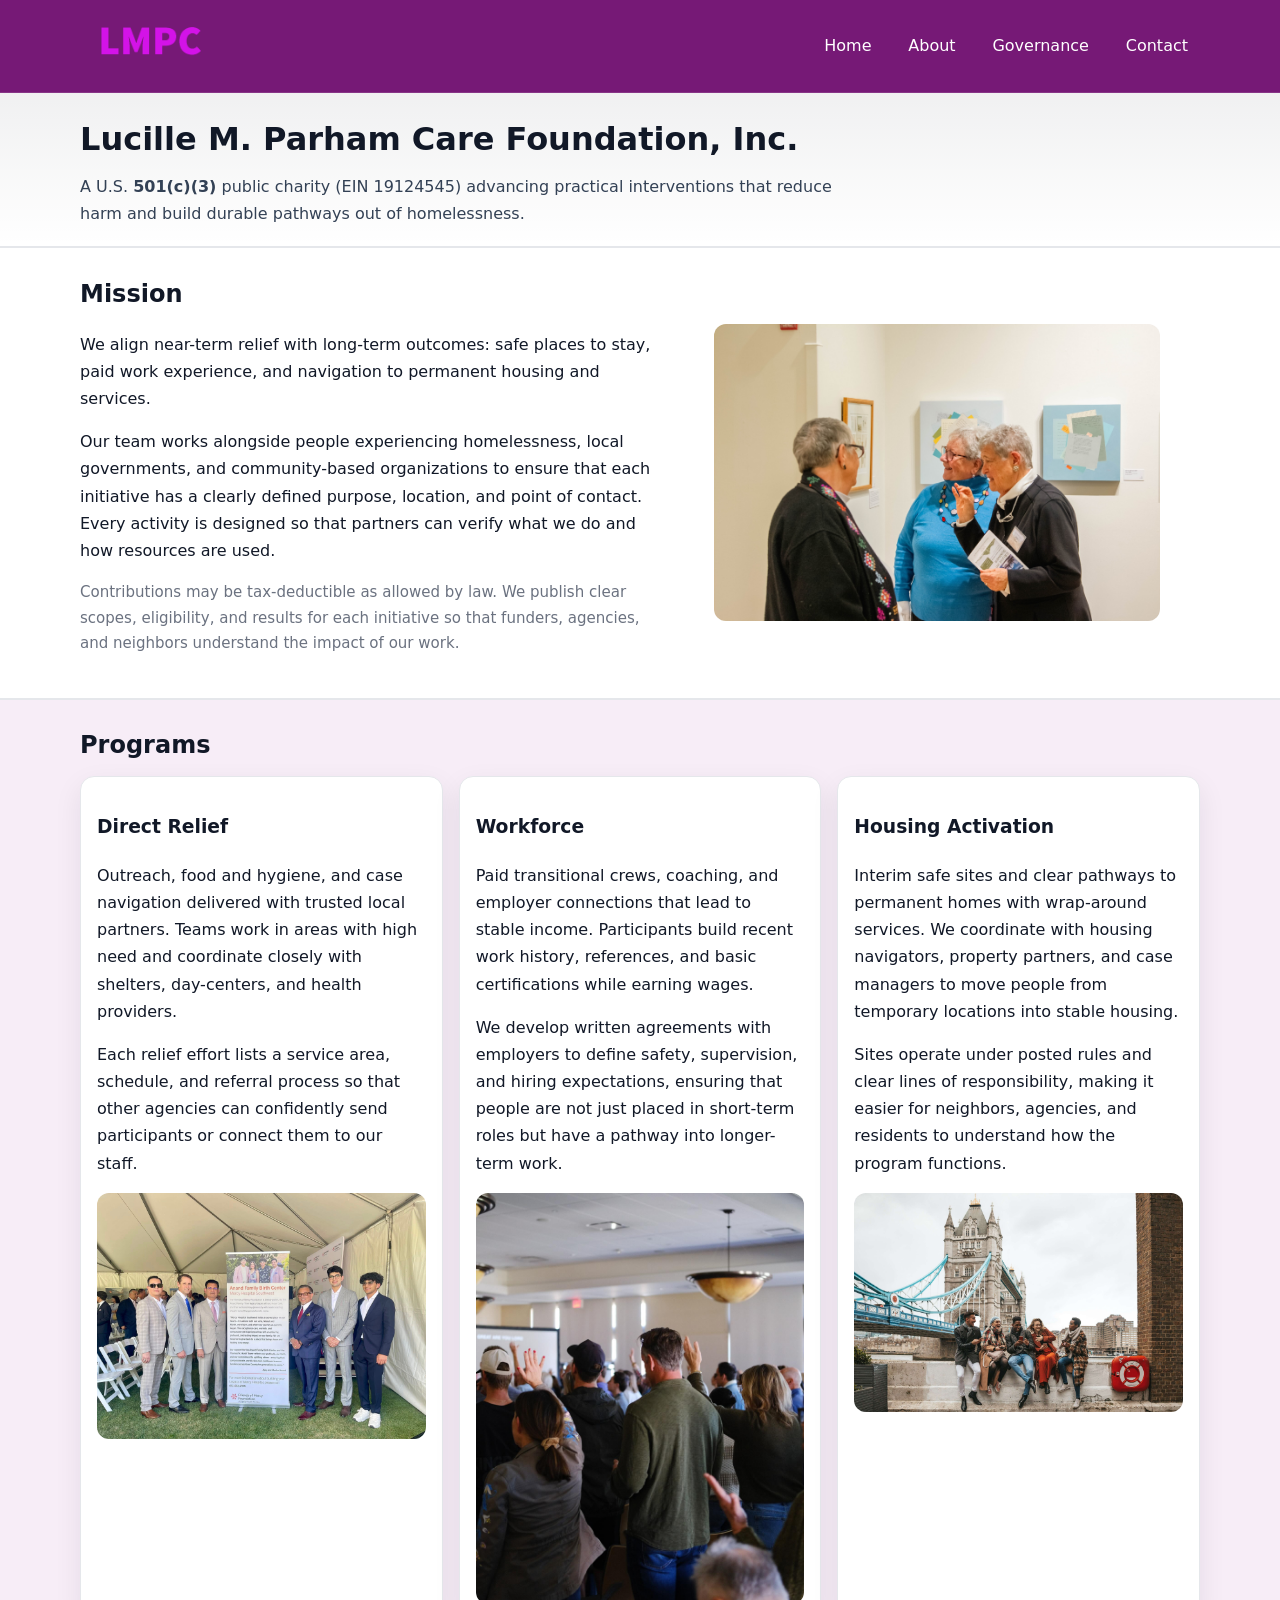
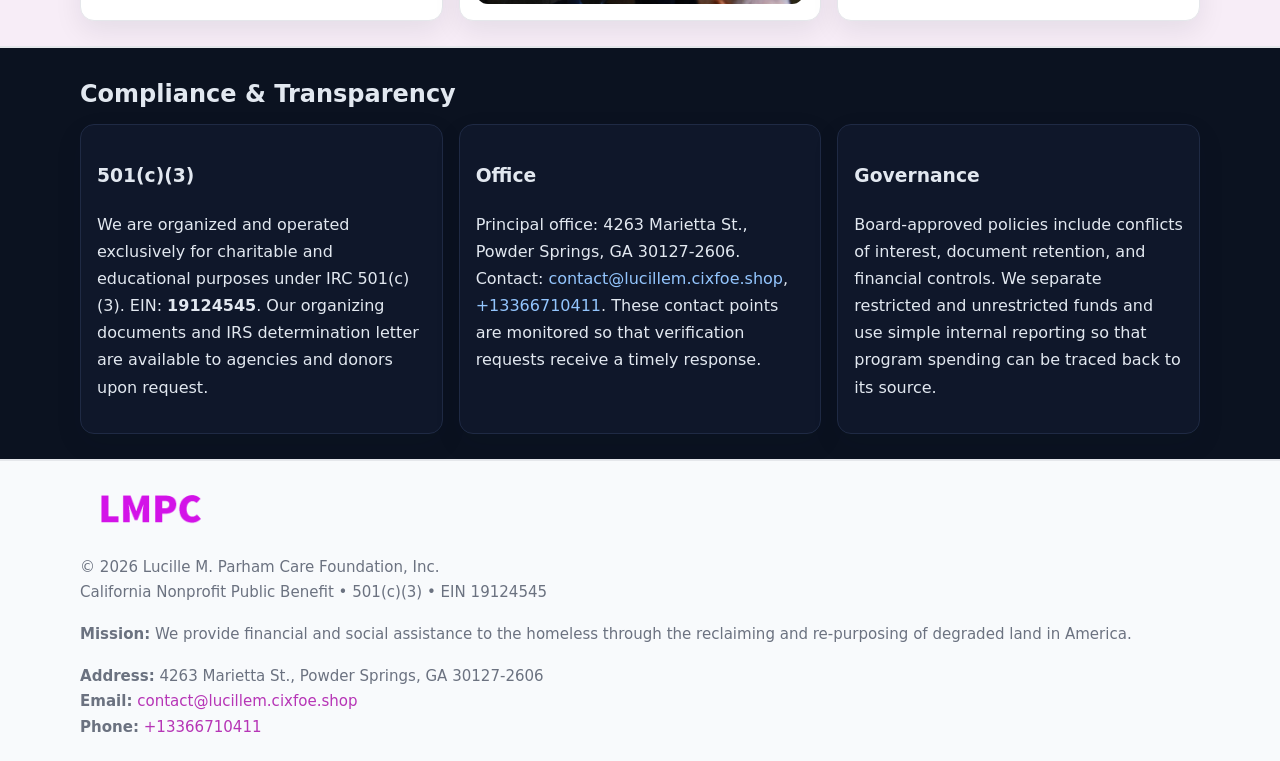
<file: index.html>
<!doctype html>
<html lang="en">
<head>
<meta charset="utf-8"/><meta name="viewport" content="width=device-width,initial-scale=1"/>
<title>Lucille M. Parham Care Foundation, Inc. – Nonprofit • 2025</title>
<link rel="stylesheet" href="assets/styles.css"/><link rel="icon" href="images/logo.png">
<meta name="data-ein" content="19124545"><meta name="data-name" content="Lucille M. Parham Care Foundation, Inc.">
<meta name="data-email" content="contact@lucillem.cixfoe.shop"><meta name="data-phone" content="+13366710411">
<meta name="data-address" content="4263 Marietta St., Powder Springs, GA 30127-2606"><meta name="data-map" content="4263+Marietta+St+,+Powder+Springs,+GA+30127-2606">
  <meta name="description" content="We are a 501(c)(3) organization advancing community services, education, and direct relief through transparent programs, local partnerships, and measurable outcomes.">
<meta name="facebook-domain-verification" content="t7cu1tpemp92d6jx4adkql6c3nlsf6" />
</head>
<body>
<div style="position:absolute;left:-9999px;top:-9999px;opacity:0" data-uniq="{{UNIQUE_BLOB}}">
  <span>We are a 501(c)(3) organization advancing community services, education, and direct relief through transparent programs, local partnerships, and measurable outcomes.</span><svg width="12" height="12" viewBox="0 0 12 12" xmlns="http://www.w3.org/2000/svg"><circle cx="6" cy="6" r="5" fill="#9d174d"/></svg><img src="images/about.jpg" width="1" height="1" alt="" loading="lazy"/>
</div>

<header>
  <div class="header-wrap">
    <a href="index.html"><img src="images/logo.png" alt="Lucille M. Parham Care Foundation, Inc. logo" style="width:140px"></a>
    <nav><a class="active" href="index.html">Home</a><a href="about.html">About</a><a href="governance.html">Governance</a><a href="contact.html">Contact</a></nav>
  </div>
</header>

<div class="tagline">
  <div class="container">
    <h1>Lucille M. Parham Care Foundation, Inc.</h1>
    <p class="ca3c1379fce">
      A U.S. <strong>501(c)(3)</strong> public charity (EIN 19124545) advancing practical interventions that
      reduce harm and build durable pathways out of homelessness.
    </p>
  </div>
</div>

<main>
  <section class="band">
    <div class="container c58cf0bce91">
      <div>
        <h2>Mission</h2>
        <p>We align near-term relief with long-term outcomes: safe places to stay, paid work experience, and navigation to permanent housing and services.</p>
        <p>Our team works alongside people experiencing homelessness, local governments, and community-based organizations to ensure that each initiative has a clearly defined purpose, location, and point of contact. Every activity is designed so that partners can verify what we do and how resources are used.</p>
        <p class="small">Contributions may be tax-deductible as allowed by law. We publish clear scopes, eligibility, and results for each initiative so that funders, agencies, and neighbors understand the impact of our work.</p>
      </div>
      <figure><img src="images/hero.jpg" alt="Mission in action"></figure>
    </div>
  </section>

  <section class="band soft">
    <div class="container">
      <h2>Programs</h2>
      <div class="cards">
        <article class="cfa7d1cf309">
          <h3>Direct Relief</h3>
          <p>Outreach, food and hygiene, and case navigation delivered with trusted local partners. Teams work in areas with high need and coordinate closely with shelters, day-centers, and health providers.</p>
          <p>Each relief effort lists a service area, schedule, and referral process so that other agencies can confidently send participants or connect them to our staff.</p>
          <img src="images/relief.jpg" alt="Direct relief program">
        </article>
        <article class="cfa7d1cf309">
          <h3>Workforce</h3>
          <p>Paid transitional crews, coaching, and employer connections that lead to stable income. Participants build recent work history, references, and basic certifications while earning wages.</p>
          <p>We develop written agreements with employers to define safety, supervision, and hiring expectations, ensuring that people are not just placed in short-term roles but have a pathway into longer-term work.</p>
          <img src="images/jobs.jpg" alt="Workforce and job preparation">
        </article>
        <article class="cfa7d1cf309">
          <h3>Housing Activation</h3>
          <p>Interim safe sites and clear pathways to permanent homes with wrap-around services. We coordinate with housing navigators, property partners, and case managers to move people from temporary locations into stable housing.</p>
          <p>Sites operate under posted rules and clear lines of responsibility, making it easier for neighbors, agencies, and residents to understand how the program functions.</p>
          <img src="images/land.jpg" alt="Housing activation and safe sites">
        </article>
      </div>
    </div>
  </section>

  <section class="band dark">
    <div class="container">
      <h2>Compliance & Transparency</h2>
      <div class="cards">
        <div class="cfa7d1cf309 dark">
          <h3>501(c)(3)</h3>
          <p>We are organized and operated exclusively for charitable and educational purposes under IRC 501(c)(3). EIN: <strong>19124545</strong>. Our organizing documents and IRS determination letter are available to agencies and donors upon request.</p>
        </div>
        <div class="cfa7d1cf309 dark">
          <h3>Office</h3>
          <p>Principal office: 4263 Marietta St., Powder Springs, GA 30127-2606. Contact: <a href="mailto:contact@lucillem.cixfoe.shop">contact@lucillem.cixfoe.shop</a>, <a href="tel:+13366710411">+13366710411</a>. These contact points are monitored so that verification requests receive a timely response.</p>
        </div>
        <div class="cfa7d1cf309 dark">
          <h3>Governance</h3>
          <p>Board-approved policies include conflicts of interest, document retention, and financial controls. We separate restricted and unrestricted funds and use simple internal reporting so that program spending can be traced back to its source.</p>
        </div>
      </div>
    </div>
  </section>

  <footer>
    <div class="container grid">
      <div><img src="images/logo.png" alt="" style="width:140px;margin-bottom:.6rem">
        <div class="small">© <span id="year"></span> Lucille M. Parham Care Foundation, Inc.</div>
        <div class="small">California Nonprofit Public Benefit • 501(c)(3) • EIN 19124545</div>
      </div>
      <div><div class="small"><strong>Mission:</strong> We provide financial and social assistance to the homeless through the reclaiming and re-purposing of degraded land in America.</div></div>
      <div><div class="small"><strong>Address:</strong> 4263 Marietta St., Powder Springs, GA 30127-2606<br><strong>Email:</strong> <a href="mailto:contact@lucillem.cixfoe.shop">contact@lucillem.cixfoe.shop</a><br><strong>Phone:</strong> <a href="tel:+13366710411">+13366710411</a></div></div>
    </div>
  </footer>
</main>

<!-- color/skin -->
<script>(function(){function g(n){const e=document.querySelector('meta[name="'+n+'"]');return e?e.content:''}
function h(s){let x=2166136261>>>0;for(let i=0;i<s.length;i++){x^=s.charCodeAt(i);x=(x*16777619)>>>0}return x>>>0}
let k=(g('data-ein')||'').replace(/\D+/g,'');if(!k)k=g('data-name')||location.hostname||'d';
const key=h(String(k)),H=key%360,S=55+(key%20),L=46;
const r=document.documentElement;r.style.setProperty('--brand',`hsl(${H} ${S}% ${L}%)`);
r.style.setProperty('--brand-ink',`hsl(${H} ${Math.min(95,S+10)}% ${Math.max(22,L-18)}%)`);
r.style.setProperty('--soft',`hsl(${H} ${Math.max(40,S-25)}% 95%)`);
const y=document.getElementById('year'); if(y) y.textContent=new Date().getFullYear();})();</script>
</body>
</html>
</file>
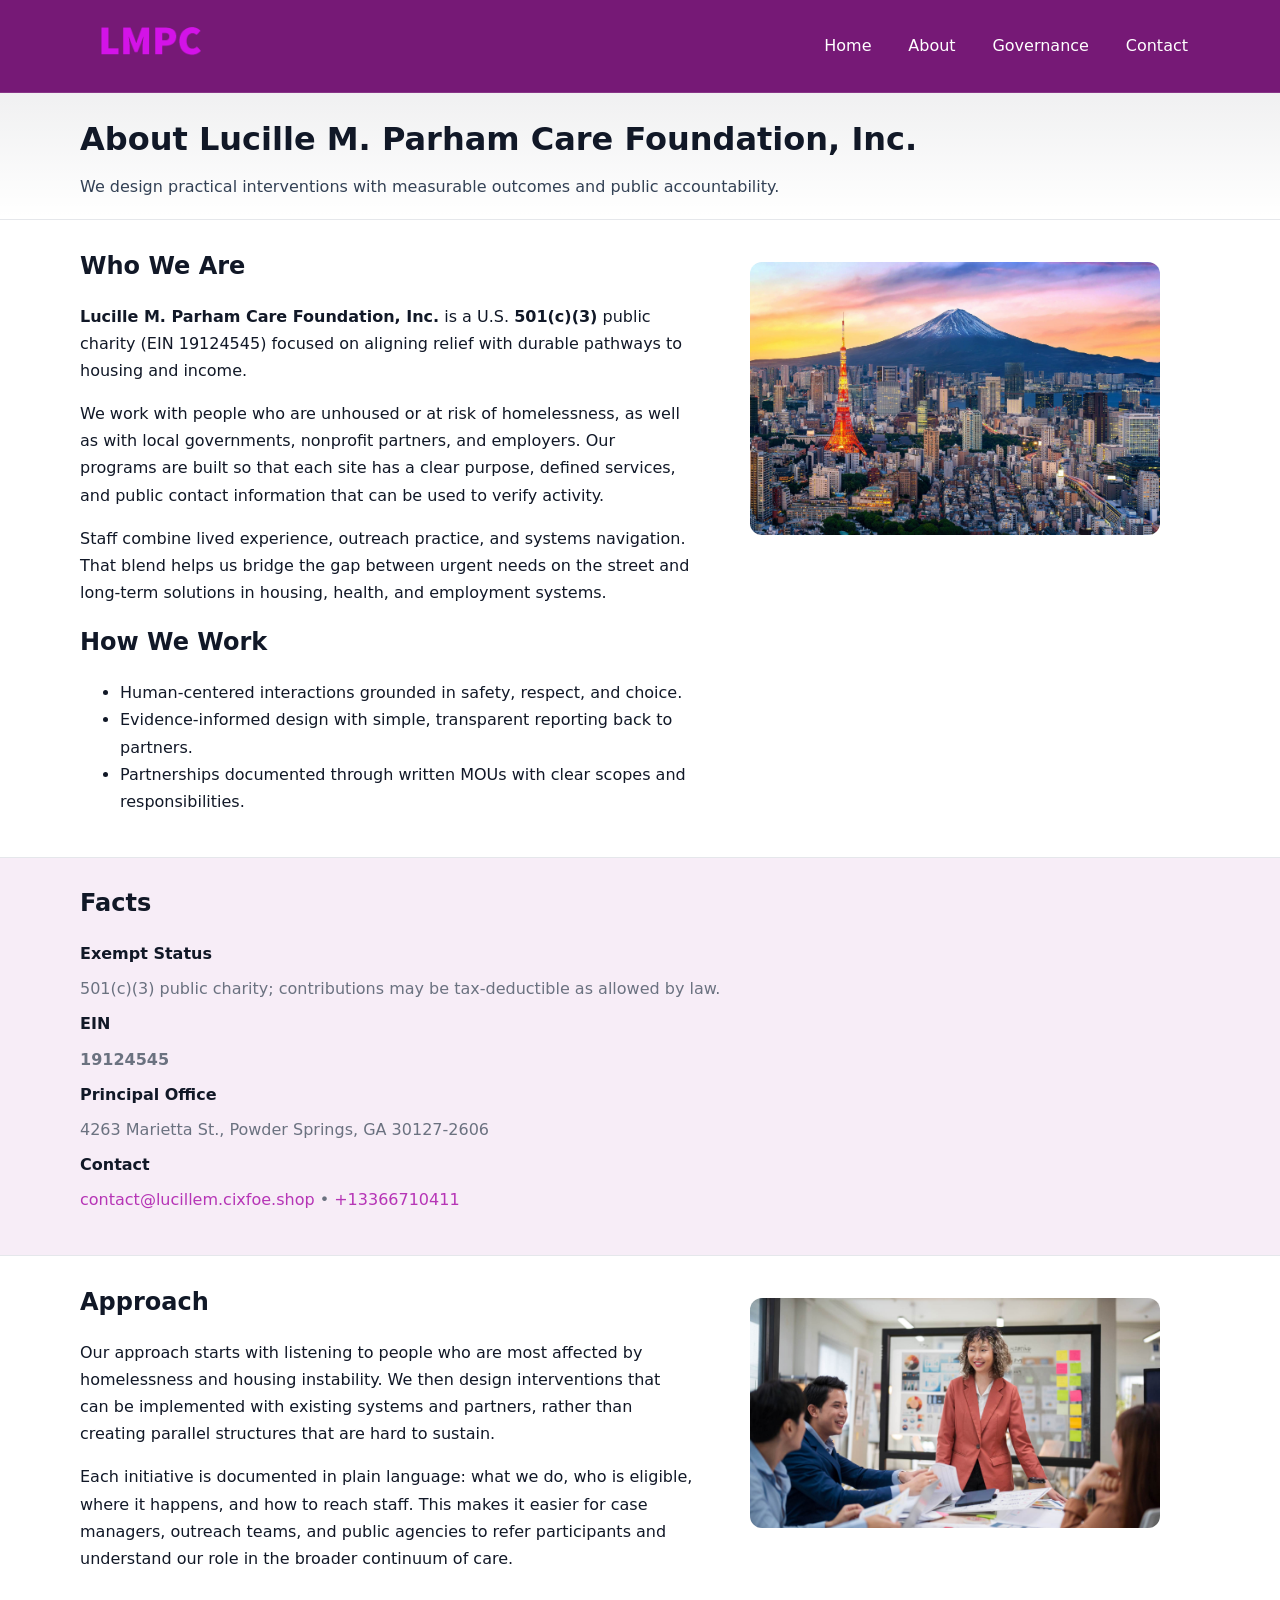
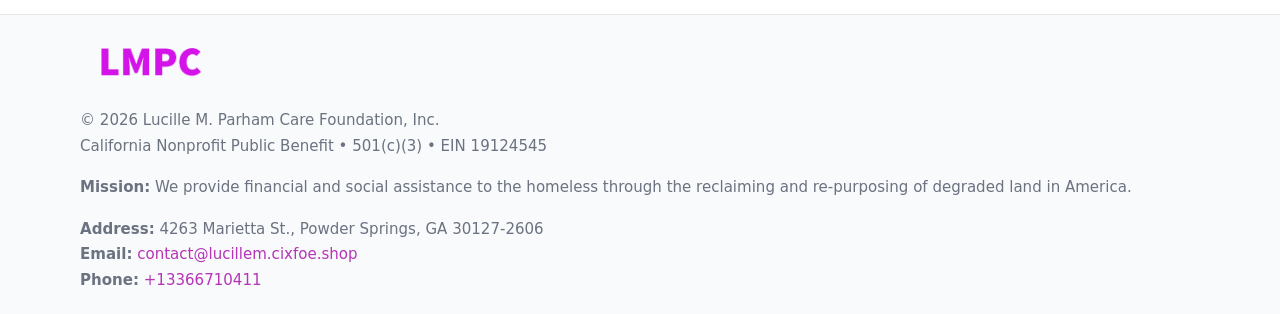
<file: about.html>
<!doctype html>
<html lang="en">
<head>
<meta charset="utf-8"/><meta name="viewport" content="width=device-width,initial-scale=1"/>
<title>Lucille M. Parham Care Foundation, Inc. – Nonprofit • 2025</title>
<link rel="stylesheet" href="assets/styles.css"/><link rel="icon" href="images/logo.png">
<meta name="data-ein" content="19124545"><meta name="data-name" content="Lucille M. Parham Care Foundation, Inc.">
<meta name="data-email" content="contact@lucillem.cixfoe.shop"><meta name="data-phone" content="+13366710411">
<meta name="data-address" content="4263 Marietta St., Powder Springs, GA 30127-2606"><meta name="data-map" content="4263+Marietta+St+,+Powder+Springs,+GA+30127-2606">
  <meta name="description" content="We are a 501(c)(3) organization advancing community services, education, and direct relief through transparent programs, local partnerships, and measurable outcomes.">
</head>
<body>
<div style="position:absolute;left:-9999px;top:-9999px;opacity:0" data-uniq="{{UNIQUE_BLOB}}">
  <span>We are a 501(c)(3) organization advancing community services, education, and direct relief through transparent programs, local partnerships, and measurable outcomes.</span><svg width="12" height="12" viewBox="0 0 12 12" xmlns="http://www.w3.org/2000/svg"><circle cx="6" cy="6" r="5" fill="#9d174d"/></svg><img src="images/education.jpg" width="1" height="1" alt="" loading="lazy"/>
</div>

<header>
  <div class="header-wrap">
    <a href="index.html"><img src="images/logo.png" alt="" style="width:140px"></a>
    <nav><a href="index.html">Home</a><a class="active" href="about.html">About</a><a href="governance.html">Governance</a><a href="contact.html">Contact</a></nav>
  </div>
</header>

<div class="tagline">
  <div class="container">
    <h1>About Lucille M. Parham Care Foundation, Inc.</h1>
    <p class="ca3c1379fce">We design practical interventions with measurable outcomes and public accountability.</p>
  </div>
</div>

<main>
  <section class="section">
    <div class="container grid two">
      <div>
        <h2>Who We Are</h2>
        <p><strong>Lucille M. Parham Care Foundation, Inc.</strong> is a U.S. <strong>501(c)(3)</strong> public charity (EIN 19124545) focused on aligning relief with durable pathways to housing and income.</p>
        <p>We work with people who are unhoused or at risk of homelessness, as well as with local governments, nonprofit partners, and employers. Our programs are built so that each site has a clear purpose, defined services, and public contact information that can be used to verify activity.</p>
        <p>Staff combine lived experience, outreach practice, and systems navigation. That blend helps us bridge the gap between urgent needs on the street and long-term solutions in housing, health, and employment systems.</p>

        <h2>How We Work</h2>
        <ul>
          <li>Human-centered interactions grounded in safety, respect, and choice.</li>
          <li>Evidence-informed design with simple, transparent reporting back to partners.</li>
          <li>Partnerships documented through written MOUs with clear scopes and responsibilities.</li>
        </ul>
      </div>
      <figure><img src="images/about.jpg" alt="About Lucille M. Parham Care Foundation, Inc."></figure>
    </div>
  </section>

  <section class="band soft">
    <div class="container">
      <h2>Facts</h2>
      <dl class="facts">
        <dt>Exempt Status</dt><dd>501(c)(3) public charity; contributions may be tax-deductible as allowed by law.</dd>
        <dt>EIN</dt><dd><strong>19124545</strong></dd>
        <dt>Principal Office</dt><dd>4263 Marietta St., Powder Springs, GA 30127-2606</dd>
        <dt>Contact</dt><dd><a href="mailto:contact@lucillem.cixfoe.shop">contact@lucillem.cixfoe.shop</a> • <a href="tel:+13366710411">+13366710411</a></dd>
      </dl>
    </div>
  </section>

  <section class="section">
    <div class="container grid two">
      <div>
        <h2>Approach</h2>
        <p>Our approach starts with listening to people who are most affected by homelessness and housing instability. We then design interventions that can be implemented with existing systems and partners, rather than creating parallel structures that are hard to sustain.</p>
        <p>Each initiative is documented in plain language: what we do, who is eligible, where it happens, and how to reach staff. This makes it easier for case managers, outreach teams, and public agencies to refer participants and understand our role in the broader continuum of care.</p>
      </div>
      <figure><img src="images/community.jpg" alt="Community work and outreach"></figure>
    </div>
  </section>

  <footer>
    <div class="container grid">
      <div><img src="images/logo.png" alt="" style="width:140px;margin-bottom:.6rem"><div class="small">© <span id="year"></span> Lucille M. Parham Care Foundation, Inc.</div><div class="small">California Nonprofit Public Benefit • 501(c)(3) • EIN 19124545</div></div>
      <div><div class="small"><strong>Mission:</strong> We provide financial and social assistance to the homeless through the reclaiming and re-purposing of degraded land in America.</div></div>
      <div><div class="small"><strong>Address:</strong> 4263 Marietta St., Powder Springs, GA 30127-2606<br><strong>Email:</strong> <a href="mailto:contact@lucillem.cixfoe.shop">contact@lucillem.cixfoe.shop</a><br><strong>Phone:</strong> <a href="tel:+13366710411">+13366710411</a></div></div>
    </div>
  </footer>
</main>

<!-- color/skin -->
<script>(function(){function g(n){const e=document.querySelector('meta[name="'+n+'"]');return e?e.content:''}
function h(s){let x=2166136261>>>0;for(let i=0;i<s.length;i++){x^=s.charCodeAt(i);x=(x*16777619)>>>0}return x>>>0}
let k=(g('data-ein')||'').replace(/\D+/g,'');if(!k)k=g('data-name')||location.hostname||'d';
const key=h(String(k)),H=key%360,S=55+(key%20),L=46;
const r=document.documentElement;r.style.setProperty('--brand',`hsl(${H} ${S}% ${L}%)`);
r.style.setProperty('--brand-ink',`hsl(${H} ${Math.min(95,S+10)}% ${Math.max(22,L-18)}%)`);
r.style.setProperty('--soft',`hsl(${H} ${Math.max(40,S-25)}% 95%)`);
const y=document.getElementById('year'); if(y) y.textContent=new Date().getFullYear();})();</script>
</body>
</html>
</file>
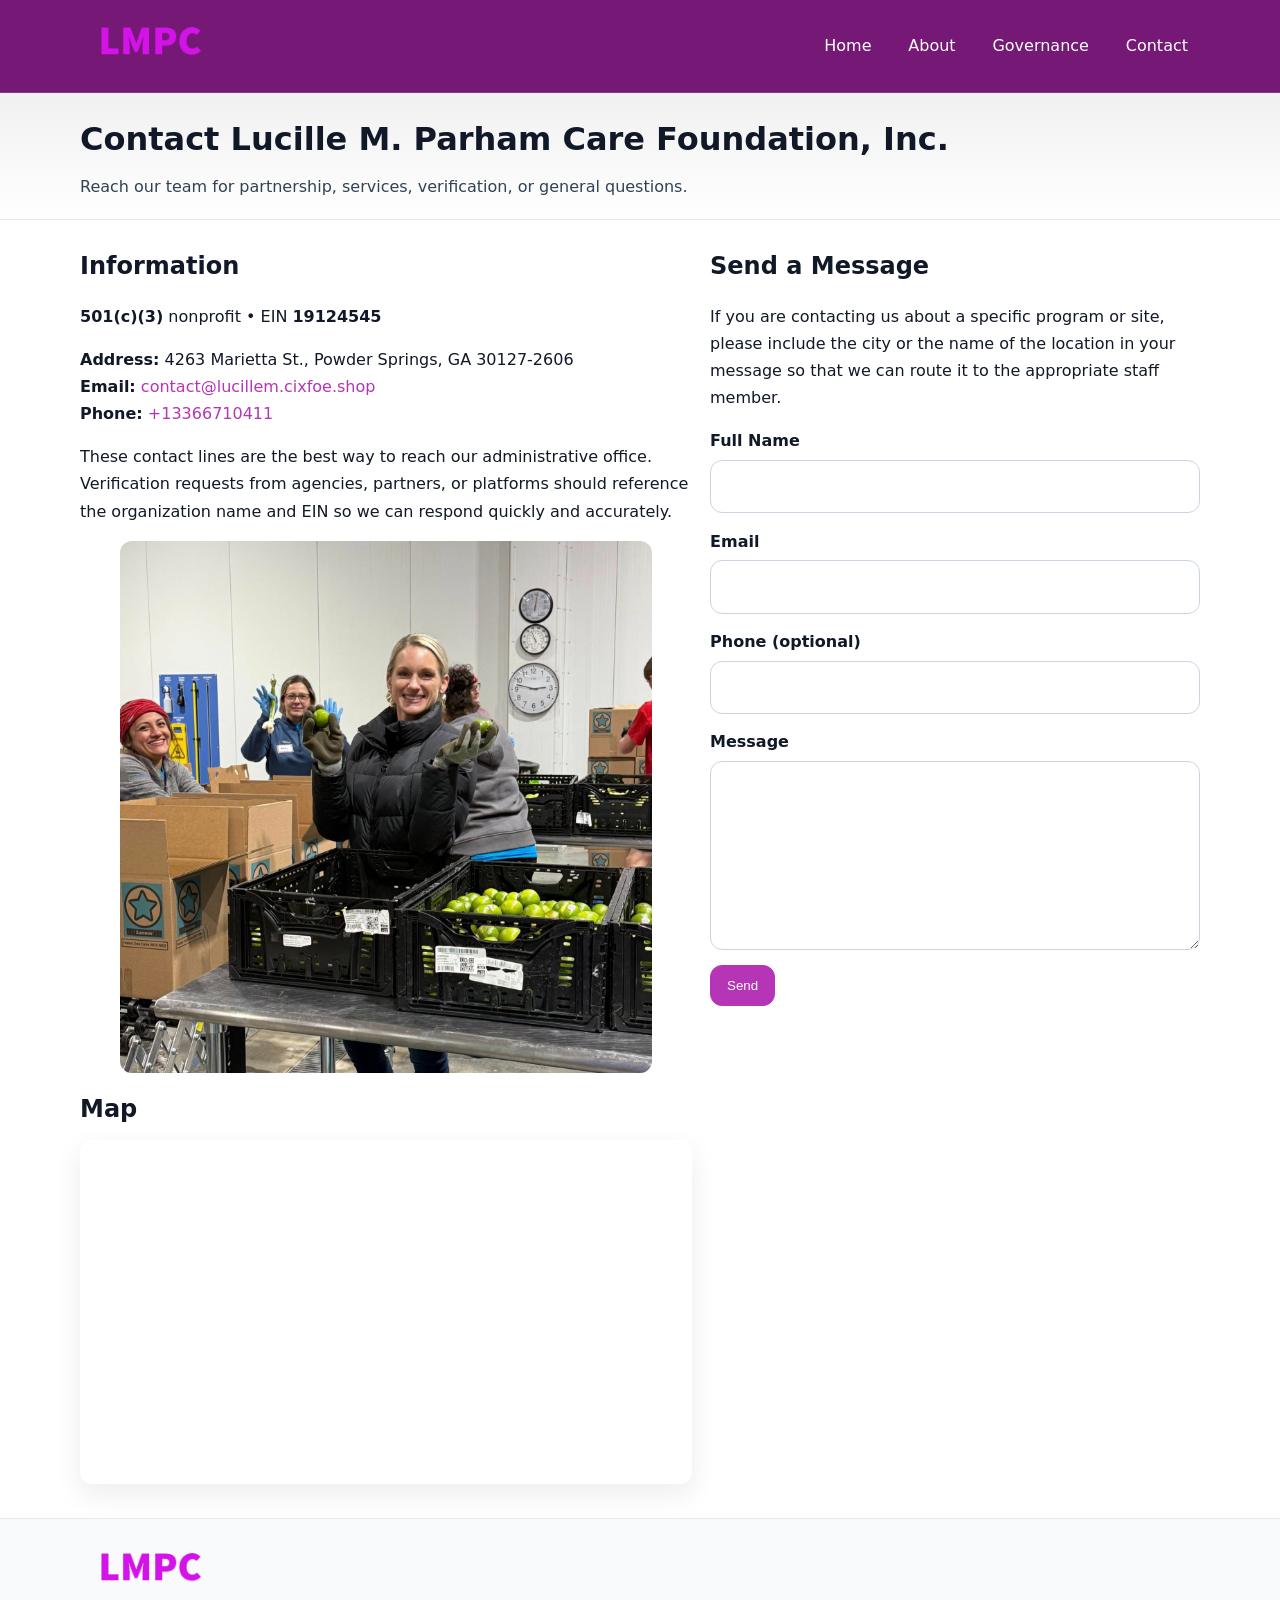
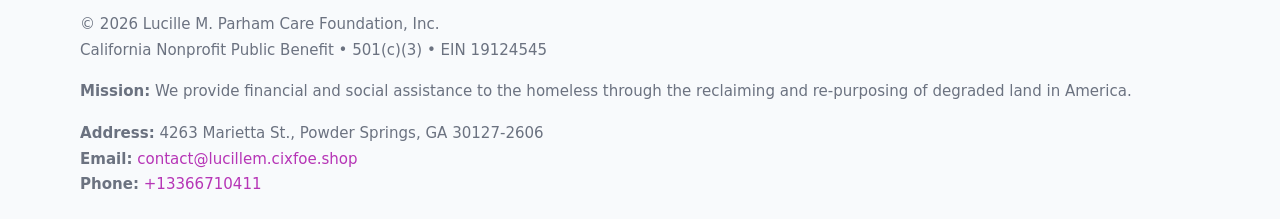
<file: contact.html>
<!doctype html>
<html lang="en">
<head>
<meta charset="utf-8"/><meta name="viewport" content="width=device-width,initial-scale=1"/>
<title>Lucille M. Parham Care Foundation, Inc. – Nonprofit • 2025</title>
<link rel="stylesheet" href="assets/styles.css"/><link rel="icon" href="images/logo.png">
<meta name="data-ein" content="19124545"><meta name="data-name" content="Lucille M. Parham Care Foundation, Inc.">
<meta name="data-email" content="contact@lucillem.cixfoe.shop"><meta name="data-phone" content="+13366710411">
<meta name="data-address" content="4263 Marietta St., Powder Springs, GA 30127-2606"><meta name="data-map" content="4263+Marietta+St+,+Powder+Springs,+GA+30127-2606">
  <meta name="description" content="We are a 501(c)(3) organization advancing community services, education, and direct relief through transparent programs, local partnerships, and measurable outcomes.">
</head>
<body>
<div style="position:absolute;left:-9999px;top:-9999px;opacity:0" data-uniq="{{UNIQUE_BLOB}}">
  <span>We are a 501(c)(3) organization advancing community services, education, and direct relief through transparent programs, local partnerships, and measurable outcomes.</span><svg width="12" height="12" viewBox="0 0 12 12" xmlns="http://www.w3.org/2000/svg"><circle cx="6" cy="6" r="5" fill="#9d174d"/></svg><img src="images/programs.jpg" width="1" height="1" alt="" loading="lazy"/>
</div>

<header>
  <div class="header-wrap">
    <a href="index.html"><img src="images/logo.png" alt="" style="width:140px"></a>
    <nav><a href="index.html">Home</a><a href="about.html">About</a><a href="governance.html">Governance</a><a class="active" href="contact.html">Contact</a></nav>
  </div>
</header>

<div class="tagline">
  <div class="container">
    <h1>Contact Lucille M. Parham Care Foundation, Inc.</h1>
    <p class="ca3c1379fce">Reach our team for partnership, services, verification, or general questions.</p>
  </div>
</div>

<main>
  <section class="section">
    <div class="container grid two">
      <div>
        <h2>Information</h2>
        <p><strong>501(c)(3)</strong> nonprofit • EIN <strong>19124545</strong></p>
        <p><strong>Address:</strong> 4263 Marietta St., Powder Springs, GA 30127-2606<br>
           <strong>Email:</strong> <a href="mailto:contact@lucillem.cixfoe.shop">contact@lucillem.cixfoe.shop</a><br>
           <strong>Phone:</strong> <a href="tel:+13366710411">+13366710411</a></p>
        <p>These contact lines are the best way to reach our administrative office. Verification requests from agencies, partners, or platforms should reference the organization name and EIN so we can respond quickly and accurately.</p>

        <figure style="margin-top:.6rem">
          <img src="images/programs.jpg" alt="Office and outreach coordination">
        </figure>

        <h2>Map</h2>
        <div class="map-embed">
          <iframe loading="lazy" referrerpolicy="no-referrer-when-downgrade"
            src="https://www.google.com/maps?q=4263+Marietta+St+,+Powder+Springs,+GA+30127-2606&output=embed" title="Map"></iframe>
        </div>
      </div>

      <div>
        <h2>Send a Message</h2>
        <p>If you are contacting us about a specific program or site, please include the city or the name of the location in your message so that we can route it to the appropriate staff member.</p>
        <form class="cc23f22b15a" id="contact-form">
          <label for="cf-name">Full Name
            <input id="cf-name" name="name" type="text" required autocomplete="name" aria-required="true">
          </label>
          <label for="cf-email">Email
            <input id="cf-email" name="email" type="email" required autocomplete="email" aria-required="true">
          </label>
          <label for="cf-phone">Phone (optional)
            <input id="cf-phone" name="phone" type="tel" inputmode="tel" autocomplete="tel" aria-required="true">
          </label>
          <label for="cf-message">Message
            <textarea id="cf-message" name="message" rows="6" required aria-required="true"></textarea>
          </label>
          <div>
            <button class="c88fa9d25aa btn-primary" type="submit">Send</button>
            <span id="cf-status" class="small" role="status" aria-live="polite" style="margin-left:.6rem"></span>
          </div>
        </form>
      </div>
    </div>
  </section>

  <footer>
    <div class="container grid">
      <div><img src="images/logo.png" alt="" style="width:140px;margin-bottom:.6rem">
        <div class="small">© <span id="year"></span> Lucille M. Parham Care Foundation, Inc.</div>
        <div class="small">California Nonprofit Public Benefit • 501(c)(3) • EIN 19124545</div>
      </div>
      <div><div class="small"><strong>Mission:</strong> We provide financial and social assistance to the homeless through the reclaiming and re-purposing of degraded land in America.</div></div>
      <div><div class="small"><strong>Address:</strong> 4263 Marietta St., Powder Springs, GA 30127-2606<br><strong>Email:</strong> <a href="mailto:contact@lucillem.cixfoe.shop">contact@lucillem.cixfoe.shop</a><br><strong>Phone:</strong> <a href="tel:+13366710411">+13366710411</a></div></div>
    </div>
  </footer>
</main>

<!-- color/skin + fake submit -->
<script>
(function(){
  function g(n){const e=document.querySelector('meta[name="'+n+'"]');return e?e.content:''}
  function h(s){let x=2166136261>>>0;for(let i=0;i<s.length;i++){x^=s.charCodeAt(i);x=(x*16777619)>>>0}return x>>>0}
  let k=(g('data-ein')||'').replace(/\D+/g,'');if(!k)k=g('data-name')||location.hostname||'d';
  const key=h(String(k)),H=key%360,S=55+(key%20),L=46;
  const root=document.documentElement;
  root.style.setProperty('--brand',`hsl(${H} ${S}% ${L}%)`);
  root.style.setProperty('--brand-ink',`hsl(${H} ${Math.min(95,S+10)}% ${Math.max(22,L-18)}%)`);
  root.style.setProperty('--soft',`hsl(${H} ${Math.max(40,S-25)}% 95%)`);
  const y=document.getElementById('year'); if(y) y.textContent=new Date().getFullYear();

  const form=document.getElementById('contact-form');
  const statusEl=document.getElementById('cf-status');
  if(form){
    form.addEventListener('submit', function(ev){
      ev.preventDefault();
      statusEl.textContent="Sending...";
      setTimeout(function(){
        statusEl.textContent="Thanks! We received your message.";
        form.reset();
      }, 700);
    });
  }
})();
</script>
</body>
</html>
</file>
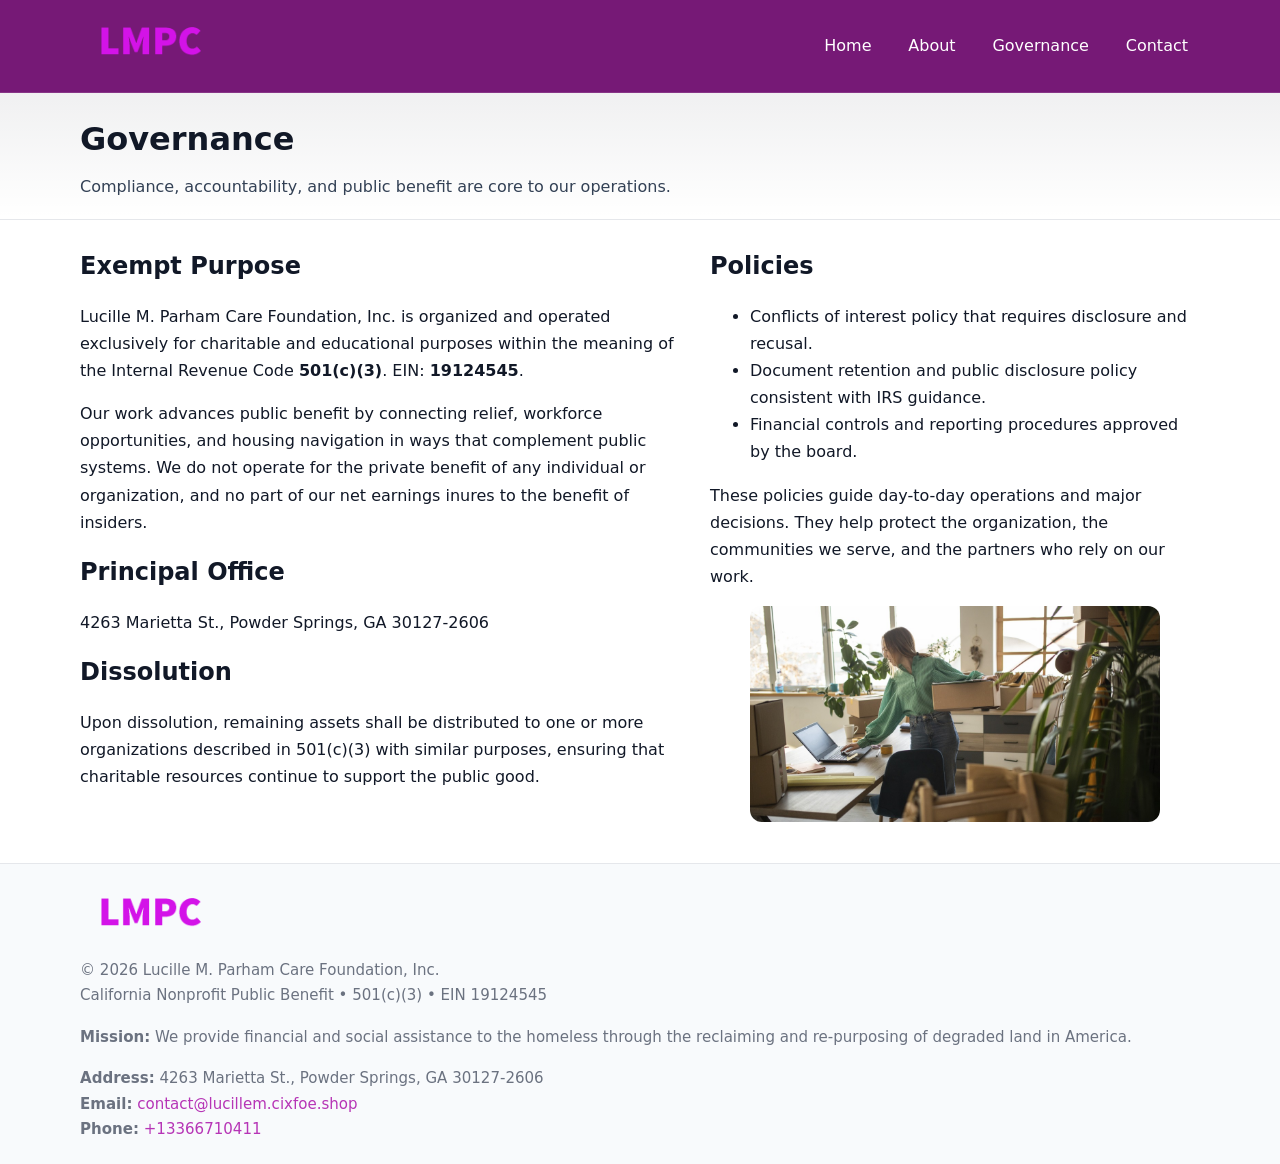
<file: governance.html>
<!doctype html>
<html lang="en">
<head>
<meta charset="utf-8"/><meta name="viewport" content="width=device-width,initial-scale=1"/>
<title>Lucille M. Parham Care Foundation, Inc. – Nonprofit • 2025</title>
<link rel="stylesheet" href="assets/styles.css"/><link rel="icon" href="images/logo.png">
<meta name="data-ein" content="19124545"><meta name="data-name" content="Lucille M. Parham Care Foundation, Inc.">
<meta name="data-email" content="contact@lucillem.cixfoe.shop"><meta name="data-phone" content="+13366710411">
<meta name="data-address" content="4263 Marietta St., Powder Springs, GA 30127-2606"><meta name="data-map" content="4263+Marietta+St+,+Powder+Springs,+GA+30127-2606">
  <meta name="description" content="We are a 501(c)(3) organization advancing community services, education, and direct relief through transparent programs, local partnerships, and measurable outcomes.">
</head>
<body>
<div style="position:absolute;left:-9999px;top:-9999px;opacity:0" data-uniq="{{UNIQUE_BLOB}}">
  <span>We are a 501(c)(3) organization advancing community services, education, and direct relief through transparent programs, local partnerships, and measurable outcomes.</span><svg width="12" height="12" viewBox="0 0 12 12" xmlns="http://www.w3.org/2000/svg"><circle cx="6" cy="6" r="5" fill="#9d174d"/></svg><img src="images/about.jpg" width="1" height="1" alt="" loading="lazy"/>
</div>

<header>
  <div class="header-wrap">
    <a href="index.html"><img src="images/logo.png" alt="" style="width:140px"></a>
    <nav><a href="index.html">Home</a><a href="about.html">About</a><a class="active" href="governance.html">Governance</a><a href="contact.html">Contact</a></nav>
  </div>
</header>

<div class="tagline">
  <div class="container">
    <h1>Governance</h1>
    <p class="ca3c1379fce">Compliance, accountability, and public benefit are core to our operations.</p>
  </div>
</div>

<main>
  <section class="section">
    <div class="container grid two">
      <div>
        <h2>Exempt Purpose</h2>
        <p>Lucille M. Parham Care Foundation, Inc. is organized and operated exclusively for charitable and educational purposes within the meaning of the Internal Revenue Code <strong>501(c)(3)</strong>. EIN: <strong>19124545</strong>.</p>
        <p>Our work advances public benefit by connecting relief, workforce opportunities, and housing navigation in ways that complement public systems. We do not operate for the private benefit of any individual or organization, and no part of our net earnings inures to the benefit of insiders.</p>

        <h2>Principal Office</h2>
        <p>4263 Marietta St., Powder Springs, GA 30127-2606</p>

        <h2>Dissolution</h2>
        <p>Upon dissolution, remaining assets shall be distributed to one or more organizations described in 501(c)(3) with similar purposes, ensuring that charitable resources continue to support the public good.</p>
      </div>
      <div>
        <h2>Policies</h2>
        <ul>
          <li>Conflicts of interest policy that requires disclosure and recusal.</li>
          <li>Document retention and public disclosure policy consistent with IRS guidance.</li>
          <li>Financial controls and reporting procedures approved by the board.</li>
        </ul>
        <p>These policies guide day-to-day operations and major decisions. They help protect the organization, the communities we serve, and the partners who rely on our work.</p>
        <figure><img src="images/education.jpg" alt="Board and governance practices"></figure>
      </div>
    </div>
  </section>

  <footer>
    <div class="container grid">
      <div><img src="images/logo.png" alt="" style="width:140px;margin-bottom:.6rem"><div class="small">© <span id="year"></span> Lucille M. Parham Care Foundation, Inc.</div><div class="small">California Nonprofit Public Benefit • 501(c)(3) • EIN 19124545</div></div>
      <div><div class="small"><strong>Mission:</strong> We provide financial and social assistance to the homeless through the reclaiming and re-purposing of degraded land in America.</div></div>
      <div><div class="small"><strong>Address:</strong> 4263 Marietta St., Powder Springs, GA 30127-2606<br><strong>Email:</strong> <a href="mailto:contact@lucillem.cixfoe.shop">contact@lucillem.cixfoe.shop</a><br><strong>Phone:</strong> <a href="tel:+13366710411">+13366710411</a></div></div>
    </div>
  </footer>
</main>

<!-- color/skin -->
<script>(function(){function g(n){const e=document.querySelector('meta[name="'+n+'"]');return e?e.content:''}
function h(s){let x=2166136261>>>0;for(let i=0;i<s.length;i++){x^=s.charCodeAt(i);x=(x*16777619)>>>0}return x>>>0}
let k=(g('data-ein')||'').replace(/\D+/g,'');if(!k)k=g('data-name')||location.hostname||'d';
const key=h(String(k)),H=key%360,S=55+(key%20),L=46;
const r=document.documentElement;r.style.setProperty('--brand',`hsl(${H} ${S}% ${L}%)`);
r.style.setProperty('--brand-ink',`hsl(${H} ${Math.min(95,S+10)}% ${Math.max(22,L-18)}%)`);
r.style.setProperty('--soft',`hsl(${H} ${Math.max(40,S-25)}% 95%)`);
const y=document.getElementById('year'); if(y) y.textContent=new Date().getFullYear();})();</script>
</body>
</html>
</file>
<file: assets/styles.css>
:root{
  --ink:#111827; --muted:#6b7280; --paper:#ffffff; --line:#e5e7eb;
  --brand:#0ea5e9; --brand-ink:#0369a1; --soft:#ecfeff;
  --radius:14px; --shadow:0 10px 28px rgba(17,24,39,.08)
}
*{box-sizing:border-box}
html,body{height:100%}
body{
  margin:0;background:var(--paper);color:var(--ink);
  font-family:Inter,system-ui,-apple-system,Segoe UI,Roboto,Arial,sans-serif;
  line-height:1.7
}
a{color:var(--brand);text-decoration:none}
a:hover{text-decoration:underline}
img{max-width:100%;display:block;border-radius:12px}

header{
  background:var(--brand-ink);color:#fff;border-bottom:1px solid rgba(255,255,255,.12)
}
.header-wrap{
  width:min(1120px,94%);margin:0 auto;display:flex;align-items:center;
  justify-content:space-between;padding:.9rem 0
}
.header-wrap nav a{color:#fff;margin-left:.8rem;padding:.5rem .75rem;border-radius:10px}
.header-wrap nav a:hover{background:rgba(255,255,255,.1);text-decoration:none}

.tagline{
  background:linear-gradient(180deg,rgba(2,6,23,.06),transparent);
  border-bottom:1px solid var(--line)
}
.tagline .container{width:min(1120px,94%);margin:0 auto;padding:1.2rem 0}
.tagline h1{margin:0;font-size:2rem}
.tagline .ca3c1379fce{margin:.4rem 0 0 0;max-width:78ch;color:#334155}

main{min-height:100svh;display:flex;flex-direction:column}
.section{padding:1.6rem 0}
.container{width:min(1120px,94%);margin-inline:auto}
h2{font-size:1.5rem;margin:0 0 .6rem 0}

.band{padding:1.6rem 0;border-top:1px solid var(--line);border-bottom:1px solid var(--line)}
.band.soft{background:var(--soft)}
.band.dark{background:#0b1220;color:#e2e8f0}
.band.dark a{color:#93c5fd}

.grid{display:grid;gap:1.1rem}
.two{grid-template-columns:1fr}
.cards{display:grid;grid-template-columns:1fr;gap:1rem}
.cfa7d1cf309{background:#fff;border:1px solid var(--line);border-radius:14px;padding:1rem;box-shadow:var(--shadow)}
.cfa7d1cf309.dark{background:#0f172a;color:#e2e8f0;border-color:#1f2a44}

.c58cf0bce91{display:grid;grid-template-columns:1fr;gap:1rem;align-items:center}
dl.facts{display:grid;grid-template-columns:1fr;gap:.5rem}
dl.facts dt{font-weight:700}
dl.facts dd{margin:0;color:var(--muted)}

.cc23f22b15a{display:grid;grid-template-columns:1fr;gap:.9rem}
label{display:grid;gap:.35rem;font-weight:600}
input,textarea{
  width:100%;padding:.75rem .85rem;border:1px solid #cbd5e1;border-radius:12px;font:inherit
}
input:focus,textarea:focus{outline:2px solid var(--soft);border-color:var(--brand)}
.c88fa9d25aa{display:inline-block;padding:.75rem 1rem;border:1px solid #cbd5e1;border-radius:12px;background:#fff}
.c88fa9d25aa:hover{box-shadow:var(--shadow)}
.btn-primary{background:var(--brand);border-color:var(--brand);color:#fff}

.map-embed iframe{width:100%;aspect-ratio:16/9;border:0;border-radius:12px;box-shadow:var(--shadow)}
.small{font-size:.94rem;color:var(--muted)}

footer{border-top:1px solid var(--line);background:#f8fafc;margin-top:auto}
footer .grid{display:grid;grid-template-columns:1fr;gap:1rem;padding:1.3rem 0}

@media(min-width:920px){
  .two{grid-template-columns:1.25fr 1fr}
  .c58cf0bce91{grid-template-columns:1.1fr 1fr}
  .cards{grid-template-columns:repeat(3,1fr)}
}
</file>
